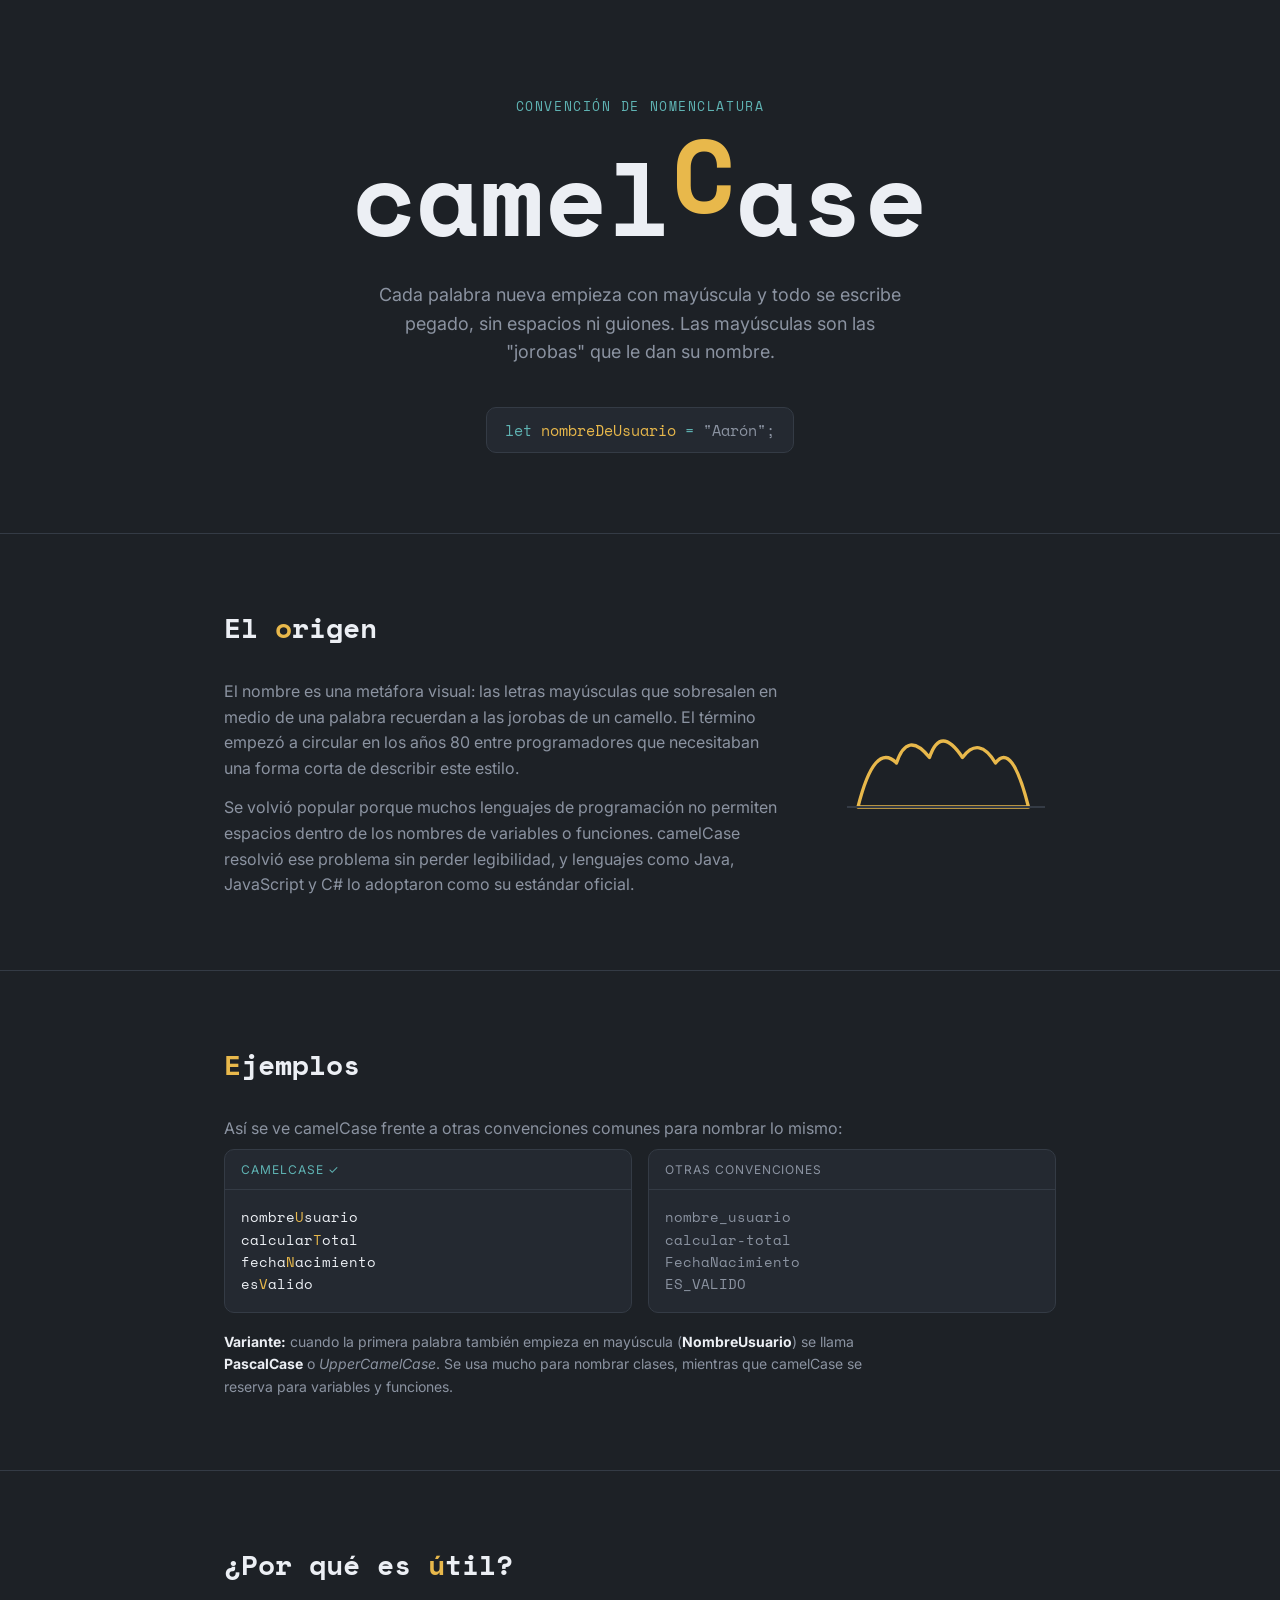
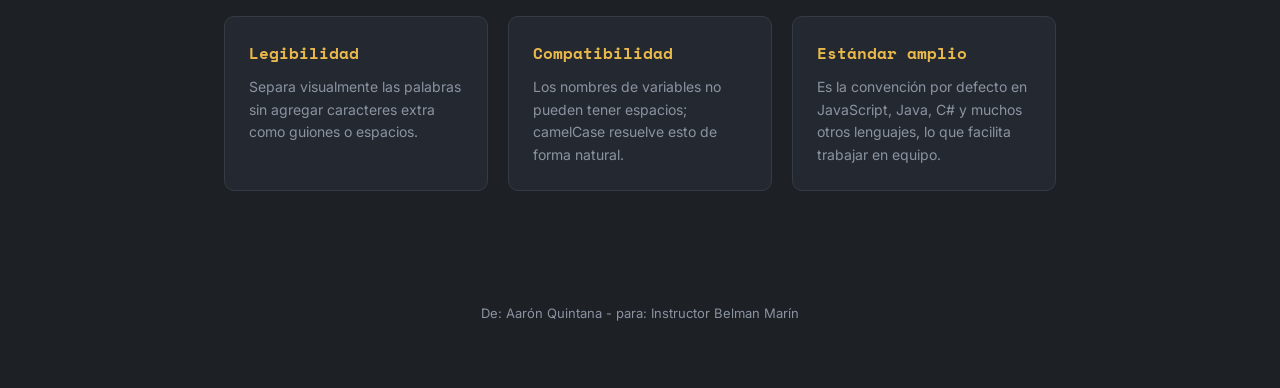
<file: index.html>
<!DOCTYPE html>
<html lang="es">
<head>
<meta charset="UTF-8">
<meta name="viewport" content="width=device-width, initial-scale=1.0">
<title>camelCase — convención de nomenclatura</title>
<link rel="preconnect" href="https://fonts.googleapis.com">
<link href="https://fonts.googleapis.com/css2?family=Space+Mono:wght@400;700&family=Inter:wght@400;500;600;700&display=swap" rel="stylesheet">
<link rel="stylesheet" href= "css/style.css" />

</head>
<body>

  <header class="hero">
    <div class="wrap">
      <div class="eyebrow">Convención de nomenclatura</div>
      <h1 class="hump-title">
        <span>c</span><span>a</span><span>m</span><span>e</span><span>l</span><span class="cap">C</span><span>a</span><span>s</span><span>e</span>
      </h1>
      <p class="hero-sub">
        Cada palabra nueva empieza con mayúscula y todo se escribe pegado, sin espacios ni guiones. Las mayúsculas son las "jorobas" que le dan su nombre.
      </p>
      <div class="hero-snippet">
        <span class="op">let</span> <span class="var">nombreDeUsuario</span> <span class="op">=</span> "Aarón";
      </div>
    </div>
  </header>

  <section id="origen">
    <div class="wrap origen-grid">
      <div>
        <h2>El <span class="cap">o</span>rigen</h2>
        <p>
          El nombre es una metáfora visual: las letras mayúsculas que sobresalen en medio de una palabra recuerdan a las jorobas de un camello. El término empezó a circular en los años 80 entre programadores que necesitaban una forma corta de describir este estilo.
        </p>
        <p>
          Se volvió popular porque muchos lenguajes de programación no permiten espacios dentro de los nombres de variables o funciones. camelCase resolvió ese problema sin perder legibilidad, y lenguajes como Java, JavaScript y C# lo adoptaron como su estándar oficial.
        </p>
      </div>
      <svg class="camel-icon" viewBox="0 0 200 140" xmlns="http://www.w3.org/2000/svg">
        <path d="M20 120 Q35 60 55 80 Q65 50 85 75 Q95 45 115 75 Q130 55 145 80 Q160 60 175 120 Z"
              fill="none" stroke="#e8b84b" stroke-width="3" stroke-linejoin="round"/>
        <line x1="10" y1="120" x2="190" y2="120" stroke="#343b45" stroke-width="2"/>
      </svg>
    </div>
  </section>

  <section id="ejemplos">
    <div class="wrap">
      <h2><span class="cap">E</span>jemplos</h2>
      <p>Así se ve camelCase frente a otras convenciones comunes para nombrar lo mismo:</p>

      <div class="compare">
        <div class="code-card good">
          <div class="label">camelCase ✓</div>
          <pre>nombre<span class="cap">U</span>suario
calcular<span class="cap">T</span>otal
fecha<span class="cap">N</span>acimiento
es<span class="cap">V</span>alido</pre>
        </div>
        <div class="code-card bad">
          <div class="label">Otras convenciones</div>
          <pre>nombre_usuario
calcular-total
FechaNacimiento
ES_VALIDO</pre>
        </div>
      </div>

      <p class="styles-note">
        <b>Variante:</b> cuando la primera palabra también empieza en mayúscula (<b>NombreUsuario</b>) se llama <b>PascalCase</b> o <i>UpperCamelCase</i>. Se usa mucho para nombrar clases, mientras que camelCase se reserva para variables y funciones.
      </p>
    </div>
  </section>

  <section id="util">
    <div class="wrap">
      <h2>¿Por qué es <span class="cap">ú</span>til?</h2>
      <div class="cards">
        <div class="card">
          <h3>Legibilidad</h3>
          <p>Separa visualmente las palabras sin agregar caracteres extra como guiones o espacios.</p>
        </div>
        <div class="card">
          <h3>Compatibilidad</h3>
          <p>Los nombres de variables no pueden tener espacios; camelCase resuelve esto de forma natural.</p>
        </div>
        <div class="card">
          <h3>Estándar amplio</h3>
          <p>Es la convención por defecto en JavaScript, Java, C# y muchos otros lenguajes, lo que facilita trabajar en equipo.</p>
        </div>
      </div>
    </div>
  </section>

  <footer>
    <div class="wrap">
      De: Aarón Quintana - para: Instructor Belman Marín
    </div>
  </footer>

</body>
</html>
</file>
<file: css/style.css>
:root{
    --bg: #1d2126;
    --bg-soft: #242931;
    --ink: #eceff4;
    --ink-muted: #8b93a1;
    --amber: #e8b84b;
    --teal: #5fb3b3;
    --line: #343b45;
    --radius: 10px;
  }

  *{ margin:0; padding:0; box-sizing:border-box; }

  html{ scroll-behavior: smooth; }

  body{
    background: var(--bg);
    color: var(--ink);
    font-family: 'Inter', sans-serif;
    line-height: 1.6;
  }

  .wrap{
    max-width: 880px;
    margin: 0 auto;
    padding: 0 24px;
  }

  

  header.hero{
    padding: 96px 0 80px;
    text-align: center;
    border-bottom: 1px solid var(--line);
  }

  .eyebrow{
    font-family: 'Space Mono', monospace;
    font-size: 13px;
    letter-spacing: 0.12em;
    text-transform: uppercase;
    color: var(--teal);
    margin-bottom: 28px;
  }

  .hump-title{
    font-family: 'Space Mono', monospace;
    font-size: clamp(48px, 11vw, 104px);
    font-weight: 700;
    line-height: 1;
    white-space: nowrap;
  }

  .hump-title span{
    display: inline-block;
    position: relative;
  }

  .hump-title .cap{
    color: var(--amber);
    top: -0.22em;
  }

  .hero-sub{
    margin-top: 32px;
    font-size: 18px;
    color: var(--ink-muted);
    max-width: 540px;
    margin-left: auto;
    margin-right: auto;
  }

  .hero-snippet{
    margin-top: 40px;
    display: inline-block;
    font-family: 'Space Mono', monospace;
    font-size: 15px;
    background: var(--bg-soft);
    border: 1px solid var(--line);
    border-radius: var(--radius);
    padding: 10px 18px;
    color: var(--ink-muted);
  }

  .hero-snippet .var{ color: var(--amber); }
  .hero-snippet .op{ color: var(--teal); }

  

  section{
    padding: 72px 0;
    border-bottom: 1px solid var(--line);
  }

  section:last-of-type{ border-bottom: none; }

  h2{
    font-family: 'Space Mono', monospace;
    font-size: 28px;
    margin-bottom: 28px;
  }

  h2 .cap{ color: var(--amber); }

  p{ color: var(--ink-muted); font-size: 16px; max-width: 640px; }

  p + p{ margin-top: 14px; }

  

  .origen-grid{
    display: grid;
    grid-template-columns: 1fr 220px;
    gap: 48px;
    align-items: center;
  }

  .camel-icon{ width: 100%; height: auto; }


  .compare{
    display: grid;
    grid-template-columns: 1fr 1fr;
    gap: 16px;
    margin-top: 8px;
  }

  .code-card{
    background: var(--bg-soft);
    border: 1px solid var(--line);
    border-radius: var(--radius);
    overflow: hidden;
  }

  .code-card .label{
    font-size: 12px;
    letter-spacing: 0.08em;
    text-transform: uppercase;
    padding: 10px 16px;
    border-bottom: 1px solid var(--line);
    color: var(--ink-muted);
  }

  .code-card.good .label{ color: var(--teal); }

  .code-card pre{
    font-family: 'Space Mono', monospace;
    font-size: 14px;
    padding: 16px;
    overflow-x: auto;
  }

  .code-card.good pre .cap{ color: var(--amber); }
  .code-card.bad pre{ color: var(--ink-muted); }

  .styles-note{
    margin-top: 18px;
    font-size: 14px;
    color: var(--ink-muted);
  }

  .styles-note b{ color: var(--ink); }

  

  .cards{
    display: grid;
    grid-template-columns: repeat(3, 1fr);
    gap: 20px;
    margin-top: 8px;
  }

  .card{
    background: var(--bg-soft);
    border: 1px solid var(--line);
    border-radius: var(--radius);
    padding: 24px;
  }

  .card h3{
    font-family: 'Space Mono', monospace;
    font-size: 16px;
    color: var(--amber);
    margin-bottom: 10px;
  }

  .card p{ font-size: 14px; max-width: none; }

  footer{
    padding: 40px 0 64px;
    text-align: center;
    font-size: 13px;
    color: var(--ink-muted);
  }

  

  @media (max-width: 680px){
    .origen-grid{ grid-template-columns: 1fr; }
    .camel-icon{ max-width: 160px; margin: 0 auto; }
    .compare{ grid-template-columns: 1fr; }
    .cards{ grid-template-columns: 1fr; }
    header.hero{ padding: 64px 0 56px; }
  }

  :focus-visible{
    outline: 2px solid var(--teal);
    outline-offset: 3px;
  }

  @media (prefers-reduced-motion: reduce){
    html{ scroll-behavior: auto; }
  }
</file>
